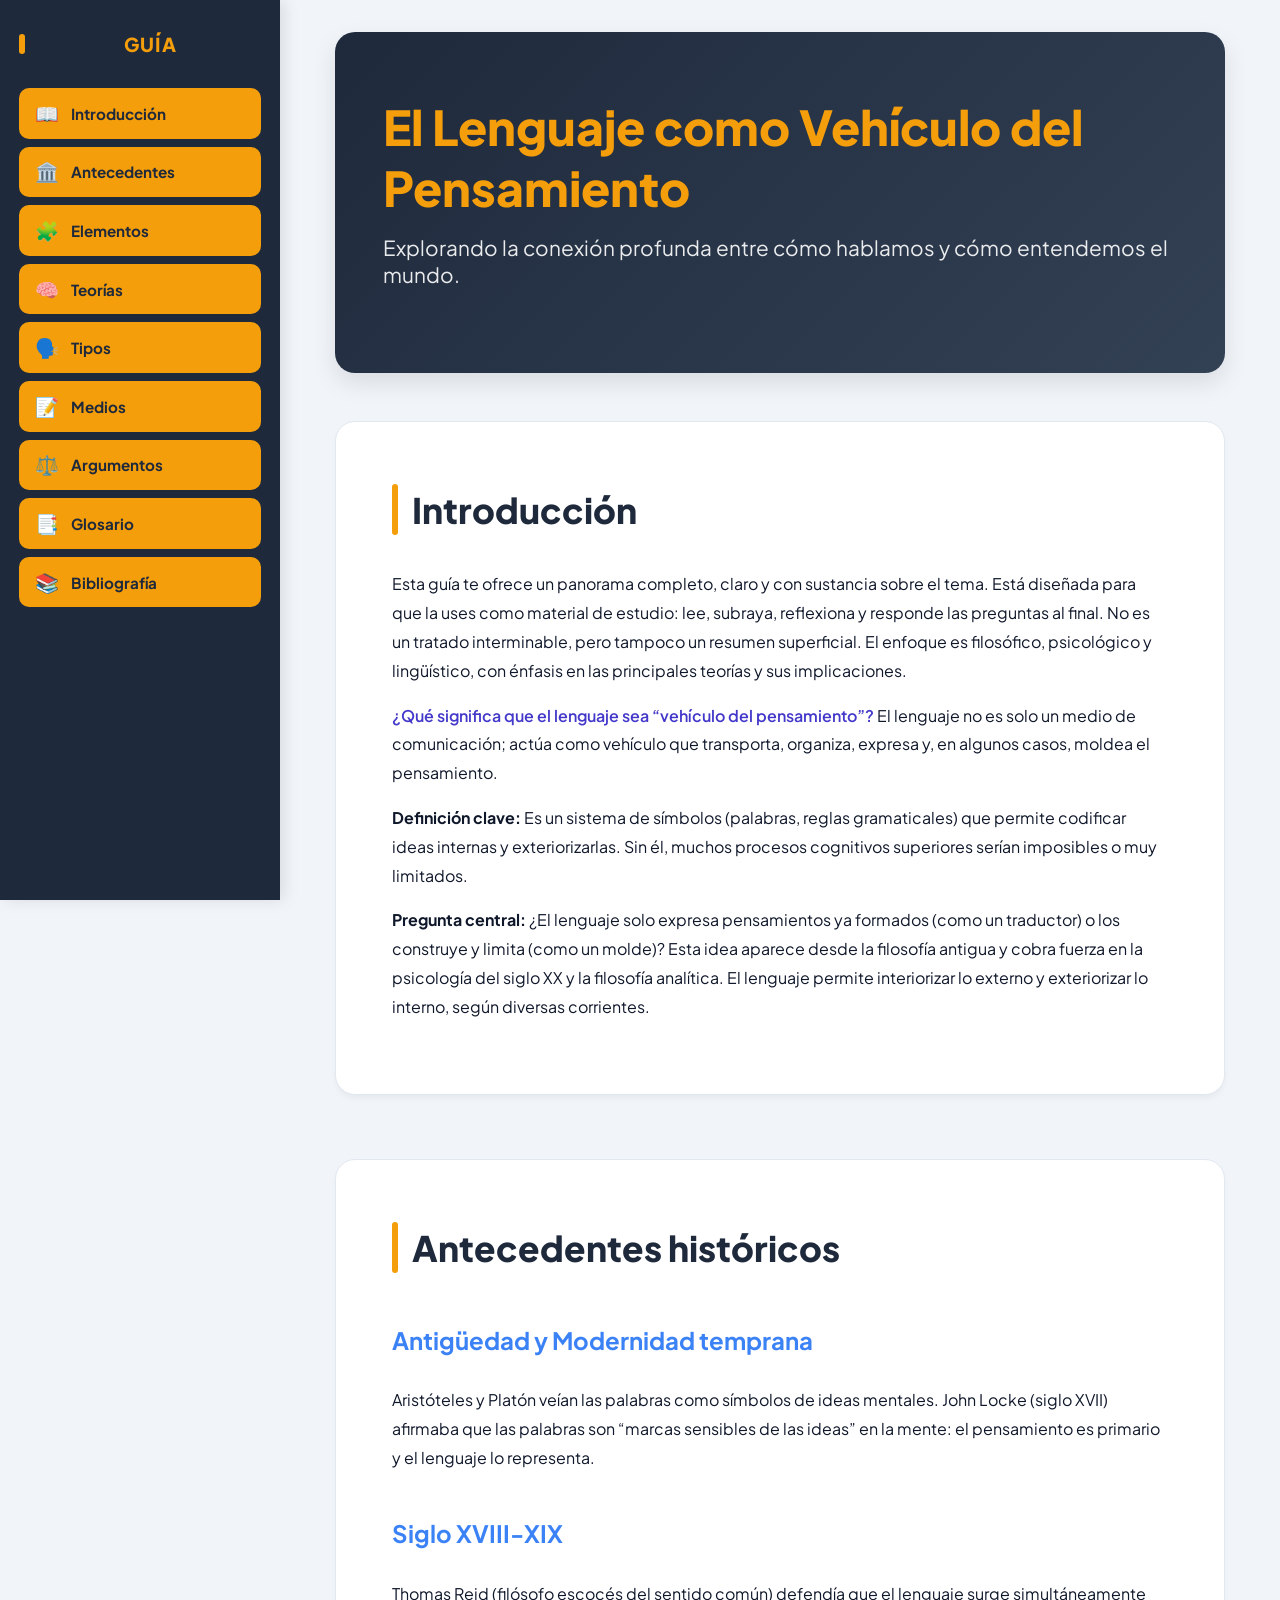
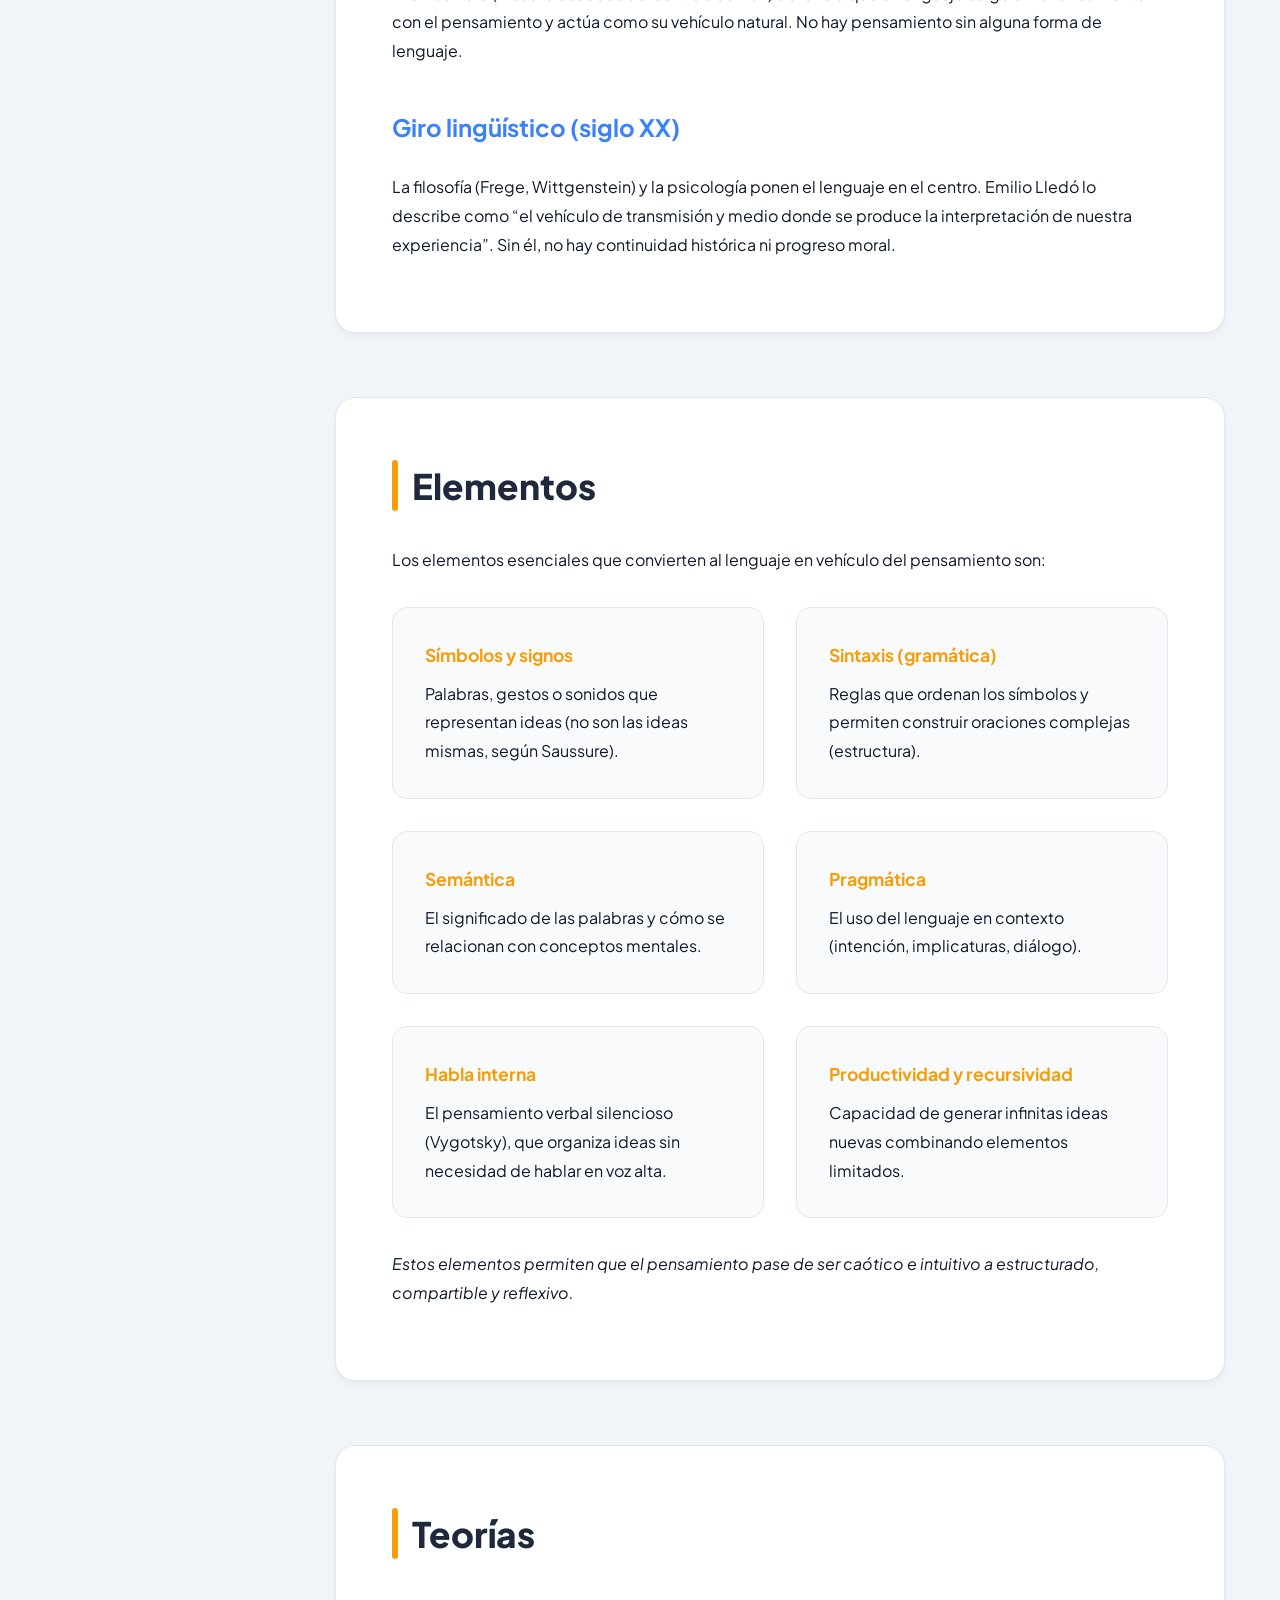
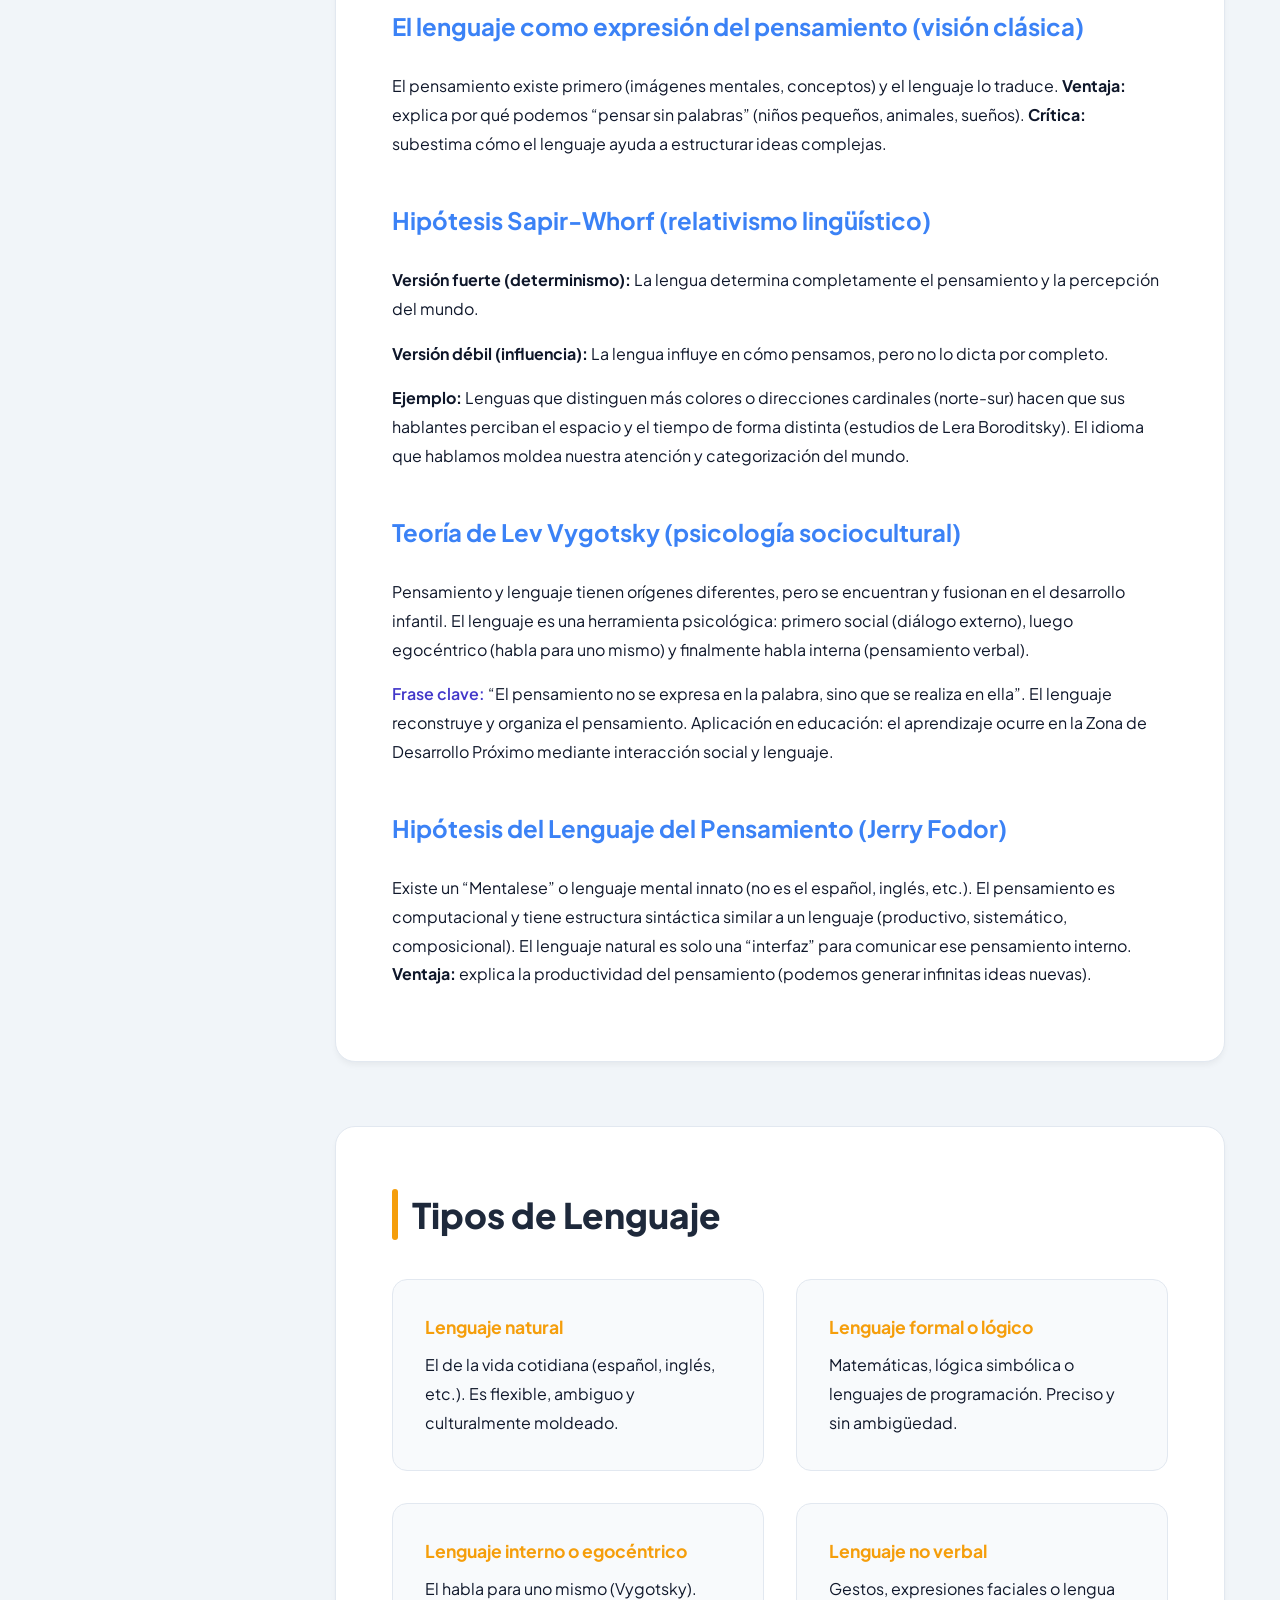
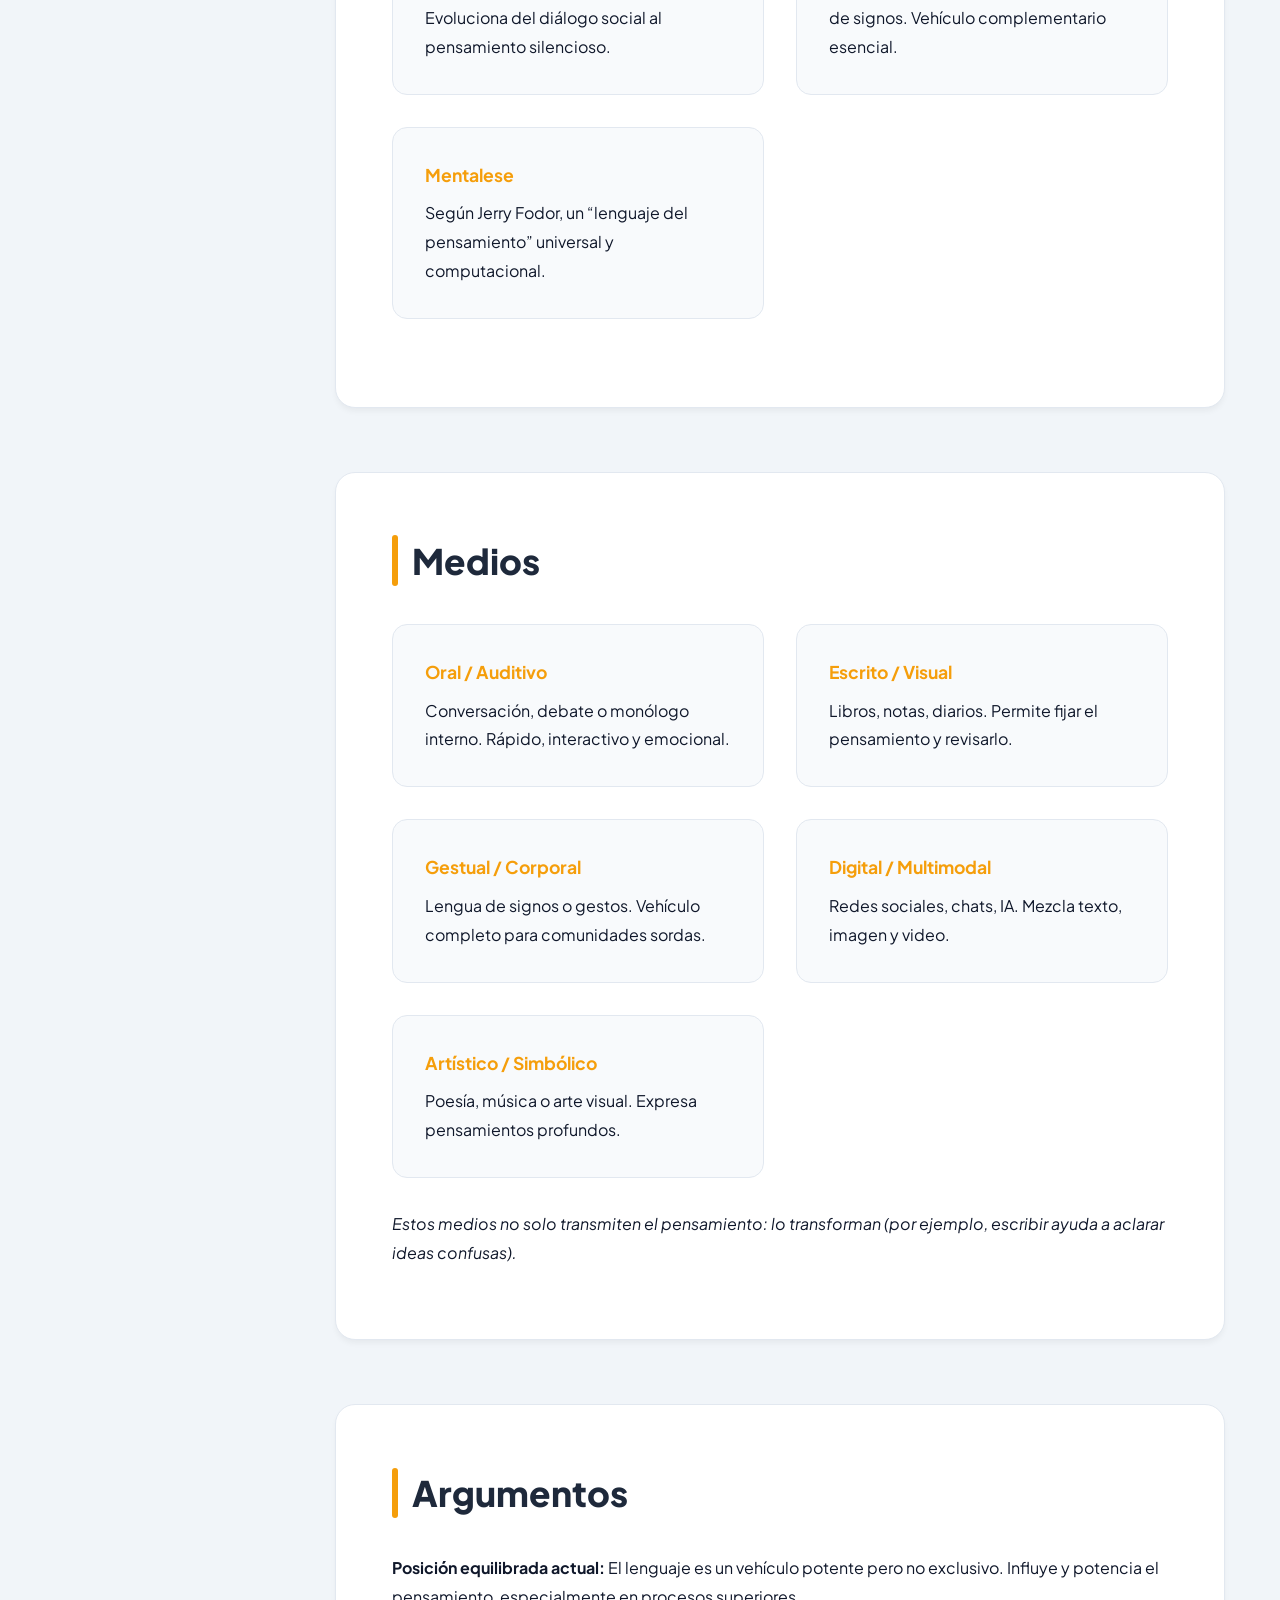
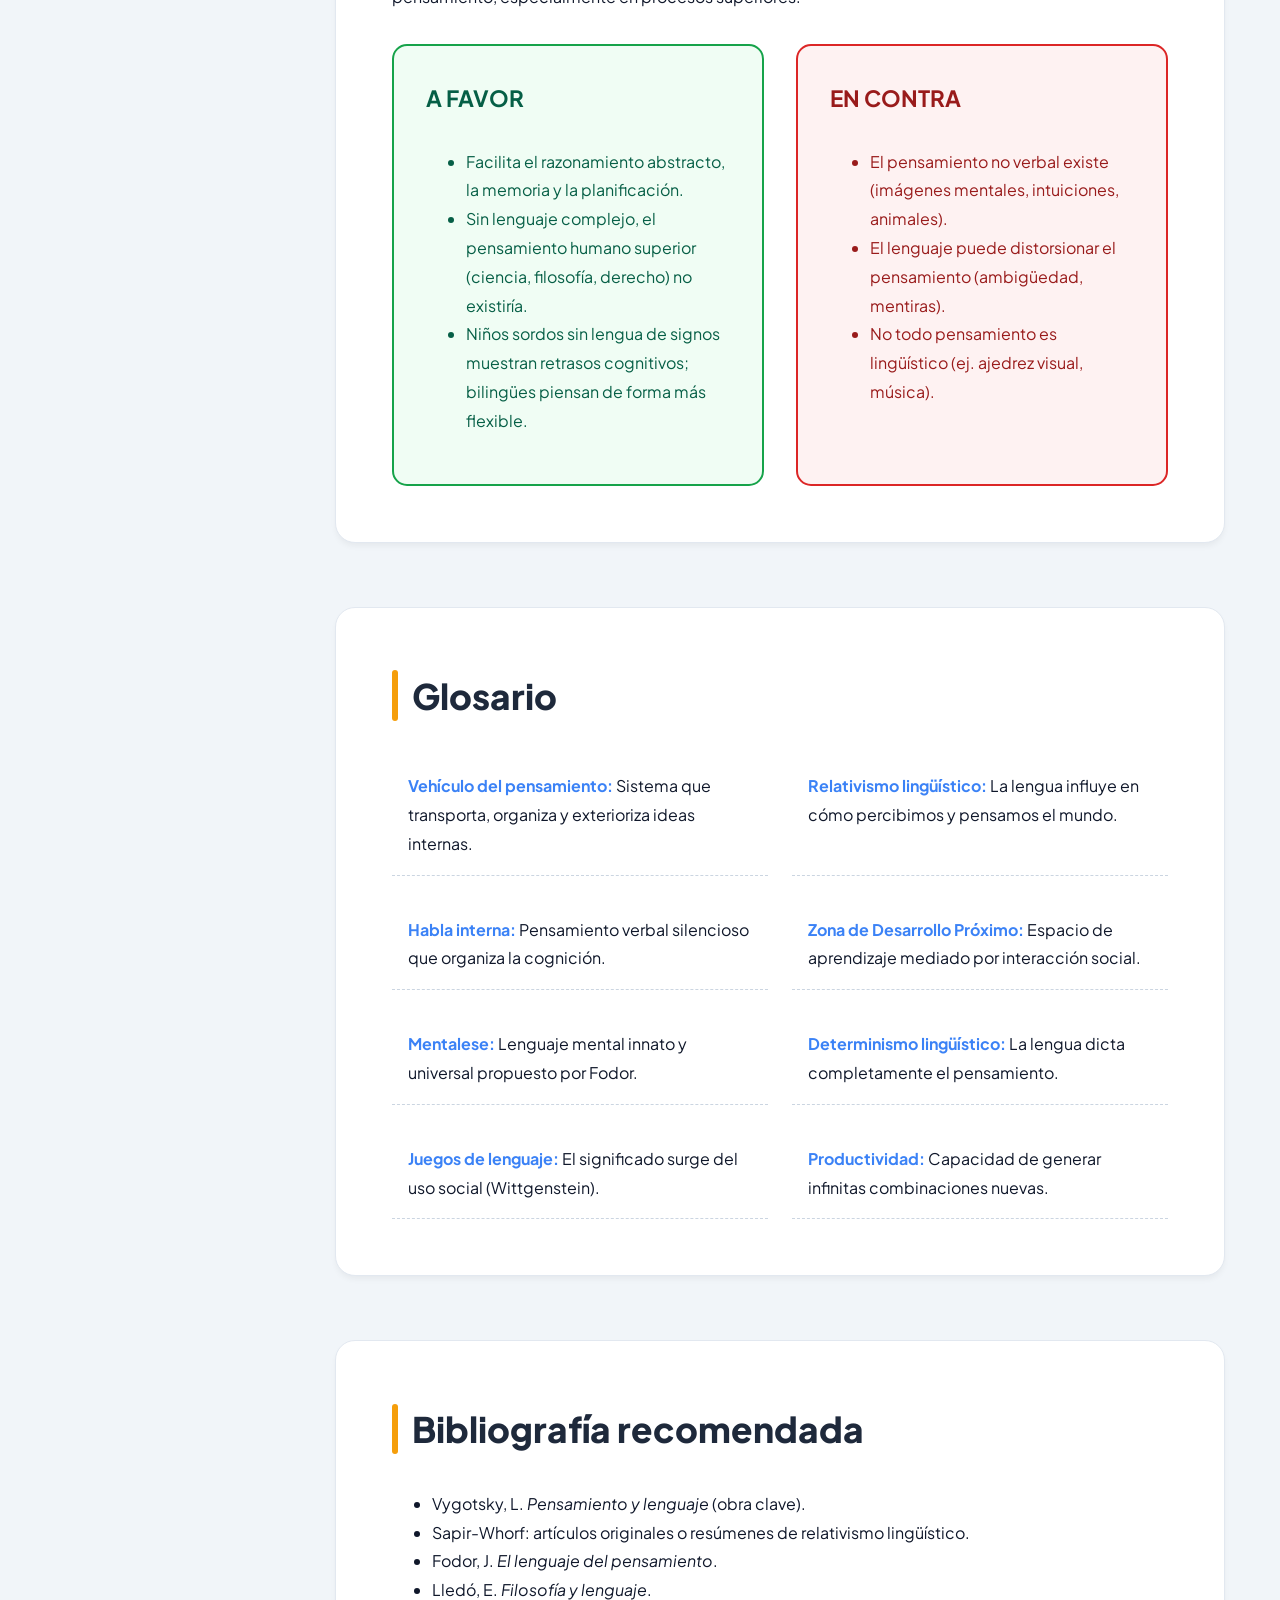
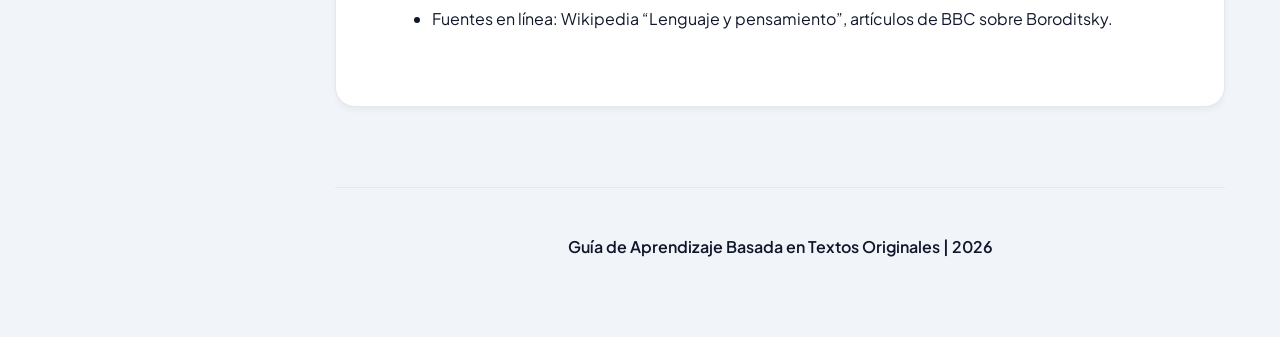
<file: index.html>
<!DOCTYPE html>
<html lang="es">
<head>
    <meta charset="UTF-8">
    <meta name="viewport" content="width=device-width, initial-scale=1.0">
    <title>Guía de Aprendizaje: Lenguaje y Pensamiento</title>
    <link href="https://fonts.googleapis.com/css2?family=Plus+Jakarta+Sans:wght@300;400;500;600;700;800&display=swap" rel="stylesheet">
    <style>
        :root {
            --primary: #1e293b;
            --accent: #f59e0b; /* Amarillo/Naranja de los títulos */
            --link-color: #3b82f6;
            --pro-bg: #f0fdf4;
            --pro-border: #16a34a;
            --con-bg: #fef2f2;
            --con-border: #dc2626;
            --bg: #f1f5f9;
            --card-bg: #ffffff;
            --text-main: #0f172a;
            --sidebar-width: 280px;
        }

        * { box-sizing: border-box; }
        
        body {
            font-family: 'Plus Jakarta Sans', sans-serif;
            background-color: var(--bg);
            color: var(--text-main);
            margin: 0;
            display: flex;
            scroll-behavior: smooth;
        }

        /* --- Navegación Lateral --- */
        nav {
            width: var(--sidebar-width);
            height: 100vh;
            background: var(--primary);
            color: white;
            position: fixed;
            padding: 2rem 1.2rem;
            display: flex;
            flex-direction: column;
            box-shadow: 4px 0 15px rgba(0,0,0,0.1);
            z-index: 100;
        }

        nav h2 { 
            font-size: 1.2rem; 
            margin-bottom: 2rem; 
            color: var(--accent);
            text-transform: uppercase;
            letter-spacing: 1px;
            text-align: center;
        }

        nav a {
            display: flex;
            align-items: center;
            color: #cbd5e1;
            text-decoration: none;
            padding: 0.8rem 1rem;
            border-radius: 10px;
            margin-bottom: 0.5rem;
            font-size: 0.95rem;
            transition: all 0.2s ease;
        }
        nav a:hover { background: #334155; color: white; transform: translateX(5px); }
        nav a.active { background: var(--accent); color: var(--primary); font-weight: 700; }
        nav a span { margin-right: 12px; font-size: 1.2rem; }

        /* --- Contenido --- */
        main {
            flex: 1;
            margin-left: var(--sidebar-width);
            padding: 2rem;
            width: calc(100% - var(--sidebar-width));
            display: flex;
            flex-direction: column;
            align-items: center;
        }

        .full-width-container {
            width: 95%;
            max-width: 1600px;
        }

        header {
            background: linear-gradient(135deg, #1e293b 0%, #334155 100%);
            padding: 4rem 3rem;
            border-radius: 20px;
            color: white;
            margin-bottom: 3rem;
            box-shadow: 0 10px 25px rgba(0,0,0,0.1);
        }
        header h1 { font-size: 3rem; margin: 0; font-weight: 800; color: var(--accent); }
        header p { font-size: 1.3rem; opacity: 0.9; margin-top: 1rem; }

        section { margin-bottom: 4rem; scroll-margin-top: 30px; width: 100%; }
        
        .card {
            background: var(--card-bg);
            padding: 3.5rem;
            border-radius: 20px;
            box-shadow: 0 4px 6px -1px rgba(0, 0, 0, 0.05);
            border: 1px solid #e2e8f0;
            line-height: 1.8;
        }

        h2 { 
            font-size: 2.2rem; 
            color: var(--primary); 
            margin-top: 0; 
            font-weight: 800; 
            position: relative;
            padding-left: 20px;
        }
        h2::before {
            content: '';
            position: absolute;
            left: 0; top: 10%;
            height: 80%;
            width: 6px;
            background: var(--accent);
            border-radius: 10px;
        }

        h3 { color: var(--link-color); margin-top: 2.5rem; font-size: 1.5rem; }

        .text-highlight { color: #4338ca; font-weight: 600; }

        .grid-layout {
            display: grid;
            grid-template-columns: repeat(auto-fit, minmax(350px, 1fr));
            gap: 2rem;
            margin: 2rem 0;
        }

        .grid-item {
            background: #f8fafc;
            padding: 2rem;
            border-radius: 15px;
            border: 1px solid #e2e8f0;
            transition: border-color 0.3s;
        }
        .grid-item:hover { border-color: var(--accent); }
        .grid-item strong { color: var(--accent); font-size: 1.1rem; display: block; margin-bottom: 0.5rem; }

        .argument-split {
            display: grid;
            grid-template-columns: 1fr 1fr;
            gap: 2rem;
            margin-top: 2rem;
        }
        .pro-box { 
            background: var(--pro-bg); 
            border: 2px solid var(--pro-border); 
            padding: 2rem; 
            border-radius: 15px; 
            color: #065f46;
        }
        .con-box { 
            background: var(--con-bg); 
            border: 2px solid var(--con-border); 
            padding: 2rem; 
            border-radius: 15px; 
            color: #991b1b;
        }
        .pro-box h4, .con-box h4 { margin-top: 0; font-size: 1.4rem; text-transform: uppercase; }

        .glossary {
            display: grid;
            grid-template-columns: repeat(auto-fit, minmax(300px, 1fr));
            gap: 1.5rem;
        }
        .glossary-item { padding: 1rem; border-bottom: 1px dashed #cbd5e1; }
        .glossary-item strong { color: var(--link-color); }

        footer {
            margin-top: 5rem;
            text-align: center;
            color: var(--text-main);
            padding: 3rem;
            border-top: 1px solid #e2e8f0;
            font-weight: 600;
        }

        /* --- AJUSTES PARA CELULAR (MOBILE FRIENDLY) --- */
        @media (max-width: 768px) {
            body { flex-direction: column; }

            nav {
                width: 100%;
                height: auto;
                position: sticky;
                top: 0;
                flex-direction: row;
                padding: 0.5rem;
                overflow-x: auto;
                white-space: nowrap;
                display: block; /* Permite scroll horizontal en el menú */
            }

            nav h2 { display: none; }

            nav a {
                display: inline-flex;
                margin-bottom: 0;
                margin-right: 0.5rem;
                padding: 0.6rem 1rem;
                font-size: 0.85rem;
            }

            nav a b { display: inline; } /* Mantiene el texto en móvil */

            main {
                margin-left: 0;
                width: 100%;
                padding: 1rem;
            }

            .full-width-container { width: 100%; }

            header {
                padding: 2.5rem 1.5rem;
                margin-bottom: 1.5rem;
                text-align: center;
            }

            header h1 { font-size: 1.8rem; }
            header p { font-size: 1rem; }

            .card {
                padding: 1.5rem;
                border-radius: 15px;
            }

            h2 { font-size: 1.6rem; }
            
            .grid-layout {
                grid-template-columns: 1fr; /* Una sola columna en móvil */
                gap: 1rem;
            }

            .argument-split {
                grid-template-columns: 1fr;
            }

            .glossary {
                grid-template-columns: 1fr;
            }
        }

        /* Ajuste intermedio para Tablets */
        @media (min-width: 769px) and (max-width: 1100px) {
            nav { width: 80px; padding: 2rem 0; align-items: center; }
            nav h2, nav a b { display: none; }
            main { margin-left: 80px; width: calc(100% - 80px); }
            .card { padding: 2rem; }
            .argument-split { grid-template-columns: 1fr; }
        }
    </style>
</head>
<body>

<nav>
    <h2>Guía</h2>
    <a href="#intro" class="active"><span>📖</span><b>Introducción</b></a>
    <a href="#historia"><span>🏛️</span><b>Antecedentes</b></a>
    <a href="#elementos"><span>🧩</span><b>Elementos</b></a>
    <a href="#teorias"><span>🧠</span><b>Teorías</b></a>
    <a href="#tipos"><span>🗣️</span><b>Tipos</b></a>
    <a href="#medios"><span>📝</span><b>Medios</b></a>
    <a href="#argumentos"><span>⚖️</span><b>Argumentos</b></a>
    <a href="#glosario"><span>📑</span><b>Glosario</b></a>
    <a href="#bibliografia"><span>📚</span><b>Bibliografía</b></a>
</nav>

<main>
    <div class="full-width-container">
        <header>
            <h1>El Lenguaje como Vehículo del Pensamiento</h1>
            <p>Explorando la conexión profunda entre cómo hablamos y cómo entendemos el mundo.</p>
        </header>

        <section id="intro">
            <div class="card">
                <h2>Introducción</h2>
                <p>Esta guía te ofrece un panorama completo, claro y con sustancia sobre el tema. Está diseñada para que la uses como material de estudio: lee, subraya, reflexiona y responde las preguntas al final. No es un tratado interminable, pero tampoco un resumen superficial. El enfoque es filosófico, psicológico y lingüístico, con énfasis en las principales teorías y sus implicaciones.</p>
                <p><span class="text-highlight">¿Qué significa que el lenguaje sea “vehículo del pensamiento”?</span> El lenguaje no es solo un medio de comunicación; actúa como vehículo que transporta, organiza, expresa y, en algunos casos, moldea el pensamiento.</p>
                <p><strong>Definición clave:</strong> Es un sistema de símbolos (palabras, reglas gramaticales) que permite codificar ideas internas y exteriorizarlas. Sin él, muchos procesos cognitivos superiores serían imposibles o muy limitados.</p>
                <p><strong>Pregunta central:</strong> ¿El lenguaje solo expresa pensamientos ya formados (como un traductor) o los construye y limita (como un molde)? Esta idea aparece desde la filosofía antigua y cobra fuerza en la psicología del siglo XX y la filosofía analítica. El lenguaje permite interiorizar lo externo y exteriorizar lo interno, según diversas corrientes.</p>
            </div>
        </section>

        <section id="historia">
            <div class="card">
                <h2>Antecedentes históricos</h2>
                <h3>Antigüedad y Modernidad temprana</h3>
                <p>Aristóteles y Platón veían las palabras como símbolos de ideas mentales. John Locke (siglo XVII) afirmaba que las palabras son “marcas sensibles de las ideas” en la mente: el pensamiento es primario y el lenguaje lo representa.</p>
                <h3>Siglo XVIII-XIX</h3>
                <p>Thomas Reid (filósofo escocés del sentido común) defendía que el lenguaje surge simultáneamente con el pensamiento y actúa como su vehículo natural. No hay pensamiento sin alguna forma de lenguaje.</p>
                <h3>Giro lingüístico (siglo XX)</h3>
                <p>La filosofía (Frege, Wittgenstein) y la psicología ponen el lenguaje en el centro. Emilio Lledó lo describe como “el vehículo de transmisión y medio donde se produce la interpretación de nuestra experiencia”. Sin él, no hay continuidad histórica ni progreso moral.</p>
            </div>
        </section>

        <section id="elementos">
            <div class="card">
                <h2>Elementos</h2>
                <p>Los elementos esenciales que convierten al lenguaje en vehículo del pensamiento son:</p>
                <div class="grid-layout">
                    <div class="grid-item"><strong>Símbolos y signos</strong> Palabras, gestos o sonidos que representan ideas (no son las ideas mismas, según Saussure).</div>
                    <div class="grid-item"><strong>Sintaxis (gramática)</strong> Reglas que ordenan los símbolos y permiten construir oraciones complejas (estructura).</div>
                    <div class="grid-item"><strong>Semántica</strong> El significado de las palabras y cómo se relacionan con conceptos mentales.</div>
                    <div class="grid-item"><strong>Pragmática</strong> El uso del lenguaje en contexto (intención, implicaturas, diálogo).</div>
                    <div class="grid-item"><strong>Habla interna</strong> El pensamiento verbal silencioso (Vygotsky), que organiza ideas sin necesidad de hablar en voz alta.</div>
                    <div class="grid-item"><strong>Productividad y recursividad</strong> Capacidad de generar infinitas ideas nuevas combinando elementos limitados.</div>
                </div>
                <p><em>Estos elementos permiten que el pensamiento pase de ser caótico e intuitivo a estructurado, compartible y reflexivo.</em></p>
            </div>
        </section>

        <section id="teorias">
            <div class="card">
                <h2>Teorías</h2>
                <h3>El lenguaje como expresión del pensamiento (visión clásica)</h3>
                <p>El pensamiento existe primero (imágenes mentales, conceptos) y el lenguaje lo traduce. <strong>Ventaja:</strong> explica por qué podemos “pensar sin palabras” (niños pequeños, animales, sueños). <strong>Crítica:</strong> subestima cómo el lenguaje ayuda a estructurar ideas complejas.</p>

                <h3>Hipótesis Sapir-Whorf (relativismo lingüístico)</h3>
                <p><strong>Versión fuerte (determinismo):</strong> La lengua determina completamente el pensamiento y la percepción del mundo.</p>
                <p><strong>Versión débil (influencia):</strong> La lengua influye en cómo pensamos, pero no lo dicta por completo.</p>
                <p><strong>Ejemplo:</strong> Lenguas que distinguen más colores o direcciones cardinales (norte-sur) hacen que sus hablantes perciban el espacio y el tiempo de forma distinta (estudios de Lera Boroditsky). El idioma que hablamos moldea nuestra atención y categorización del mundo.</p>

                <h3>Teoría de Lev Vygotsky (psicología sociocultural)</h3>
                <p>Pensamiento y lenguaje tienen orígenes diferentes, pero se encuentran y fusionan en el desarrollo infantil. El lenguaje es una herramienta psicológica: primero social (diálogo externo), luego egocéntrico (habla para uno mismo) y finalmente habla interna (pensamiento verbal).</p>
                <p><span class="text-highlight">Frase clave:</span> “El pensamiento no se expresa en la palabra, sino que se realiza en ella”. El lenguaje reconstruye y organiza el pensamiento. Aplicación en educación: el aprendizaje ocurre en la Zona de Desarrollo Próximo mediante interacción social y lenguaje.</p>

                <h3>Hipótesis del Lenguaje del Pensamiento (Jerry Fodor)</h3>
                <p>Existe un “Mentalese” o lenguaje mental innato (no es el español, inglés, etc.). El pensamiento es computacional y tiene estructura sintáctica similar a un lenguaje (productivo, sistemático, composicional). El lenguaje natural es solo una “interfaz” para comunicar ese pensamiento interno. <strong>Ventaja:</strong> explica la productividad del pensamiento (podemos generar infinitas ideas nuevas).</p>
            </div>
        </section>

        <section id="tipos">
            <div class="card">
                <h2>Tipos de Lenguaje</h2>
                <div class="grid-layout">
                    <div class="grid-item"><strong>Lenguaje natural</strong> El de la vida cotidiana (español, inglés, etc.). Es flexible, ambiguo y culturalmente moldeado.</div>
                    <div class="grid-item"><strong>Lenguaje formal o lógico</strong> Matemáticas, lógica simbólica o lenguajes de programación. Preciso y sin ambigüedad.</div>
                    <div class="grid-item"><strong>Lenguaje interno o egocéntrico</strong> El habla para uno mismo (Vygotsky). Evoluciona del diálogo social al pensamiento silencioso.</div>
                    <div class="grid-item"><strong>Lenguaje no verbal</strong> Gestos, expresiones faciales o lengua de signos. Vehículo complementario esencial.</div>
                    <div class="grid-item"><strong>Mentalese</strong> Según Jerry Fodor, un “lenguaje del pensamiento” universal y computacional.</div>
                </div>
            </div>
        </section>

        <section id="medios">
            <div class="card">
                <h2>Medios</h2>
                <div class="grid-layout">
                    <div class="grid-item"><strong>Oral / Auditivo</strong> Conversación, debate o monólogo interno. Rápido, interactivo y emocional.</div>
                    <div class="grid-item"><strong>Escrito / Visual</strong> Libros, notas, diarios. Permite fijar el pensamiento y revisarlo.</div>
                    <div class="grid-item"><strong>Gestual / Corporal</strong> Lengua de signos o gestos. Vehículo completo para comunidades sordas.</div>
                    <div class="grid-item"><strong>Digital / Multimodal</strong> Redes sociales, chats, IA. Mezcla texto, imagen y video.</div>
                    <div class="grid-item"><strong>Artístico / Simbólico</strong> Poesía, música o arte visual. Expresa pensamientos profundos.</div>
                </div>
                <p><em>Estos medios no solo transmiten el pensamiento: lo transforman (por ejemplo, escribir ayuda a aclarar ideas confusas).</em></p>
            </div>
        </section>

        <section id="argumentos">
            <div class="card">
                <h2>Argumentos</h2>
                <p><strong>Posición equilibrada actual:</strong> El lenguaje es un vehículo potente pero no exclusivo. Influye y potencia el pensamiento, especialmente en procesos superiores.</p>
                <div class="argument-split">
                    <div class="pro-box">
                        <h4>A Favor</h4>
                        <ul>
                            <li>Facilita el razonamiento abstracto, la memoria y la planificación.</li>
                            <li>Sin lenguaje complejo, el pensamiento humano superior (ciencia, filosofía, derecho) no existiría.</li>
                            <li>Niños sordos sin lengua de signos muestran retrasos cognitivos; bilingües piensan de forma más flexible.</li>
                        </ul>
                    </div>
                    <div class="con-box">
                        <h4>En Contra</h4>
                        <ul>
                            <li>El pensamiento no verbal existe (imágenes mentales, intuiciones, animales).</li>
                            <li>El lenguaje puede distorsionar el pensamiento (ambigüedad, mentiras).</li>
                            <li>No todo pensamiento es lingüístico (ej. ajedrez visual, música).</li>
                        </ul>
                    </div>
                </div>
            </div>
        </section>

        <section id="glosario">
            <div class="card">
                <h2>Glosario</h2>
                <div class="glossary">
                    <div class="glossary-item"><strong>Vehículo del pensamiento:</strong> Sistema que transporta, organiza y exterioriza ideas internas.</div>
                    <div class="glossary-item"><strong>Relativismo lingüístico:</strong> La lengua influye en cómo percibimos y pensamos el mundo.</div>
                    <div class="glossary-item"><strong>Habla interna:</strong> Pensamiento verbal silencioso que organiza la cognición.</div>
                    <div class="glossary-item"><strong>Zona de Desarrollo Próximo:</strong> Espacio de aprendizaje mediado por interacción social.</div>
                    <div class="glossary-item"><strong>Mentalese:</strong> Lenguaje mental innato y universal propuesto por Fodor.</div>
                    <div class="glossary-item"><strong>Determinismo lingüístico:</strong> La lengua dicta completamente el pensamiento.</div>
                    <div class="glossary-item"><strong>Juegos de lenguaje:</strong> El significado surge del uso social (Wittgenstein).</div>
                    <div class="glossary-item"><strong>Productividad:</strong> Capacidad de generar infinitas combinaciones nuevas.</div>
                </div>
            </div>
        </section>

        <section id="bibliografia">
            <div class="card">
                <h2>Bibliografía recomendada</h2>
                <ul>
                    <li>Vygotsky, L. <em>Pensamiento y lenguaje</em> (obra clave).</li>
                    <li>Sapir-Whorf: artículos originales o resúmenes de relativismo lingüístico.</li>
                    <li>Fodor, J. <em>El lenguaje del pensamiento</em>.</li>
                    <li>Lledó, E. <em>Filosofía y lenguaje</em>.</li>
                    <li>Fuentes en línea: Wikipedia “Lenguaje y pensamiento”, artículos de BBC sobre Boroditsky.</li>
                </ul>
            </div>
        </section>

        <footer>
            Guía de Aprendizaje Basada en Textos Originales | 2026
        </footer>
    </div>
</main>

<script>
    const sections = document.querySelectorAll("section");
    const navLinks = document.querySelectorAll("nav a");

    window.onscroll = () => {
        let current = "";
        sections.forEach((section) => {
            const sectionTop = section.offsetTop;
            if (pageYOffset >= sectionTop - 150) {
                current = section.getAttribute("id");
            }
        });

        navLinks.forEach((a) => {
            a.classList.remove("active");
            if (a.getAttribute("href").includes(current)) {
                a.classList.add("active");
            }
        });
    };
</script>

</body>
</html>
</file>
